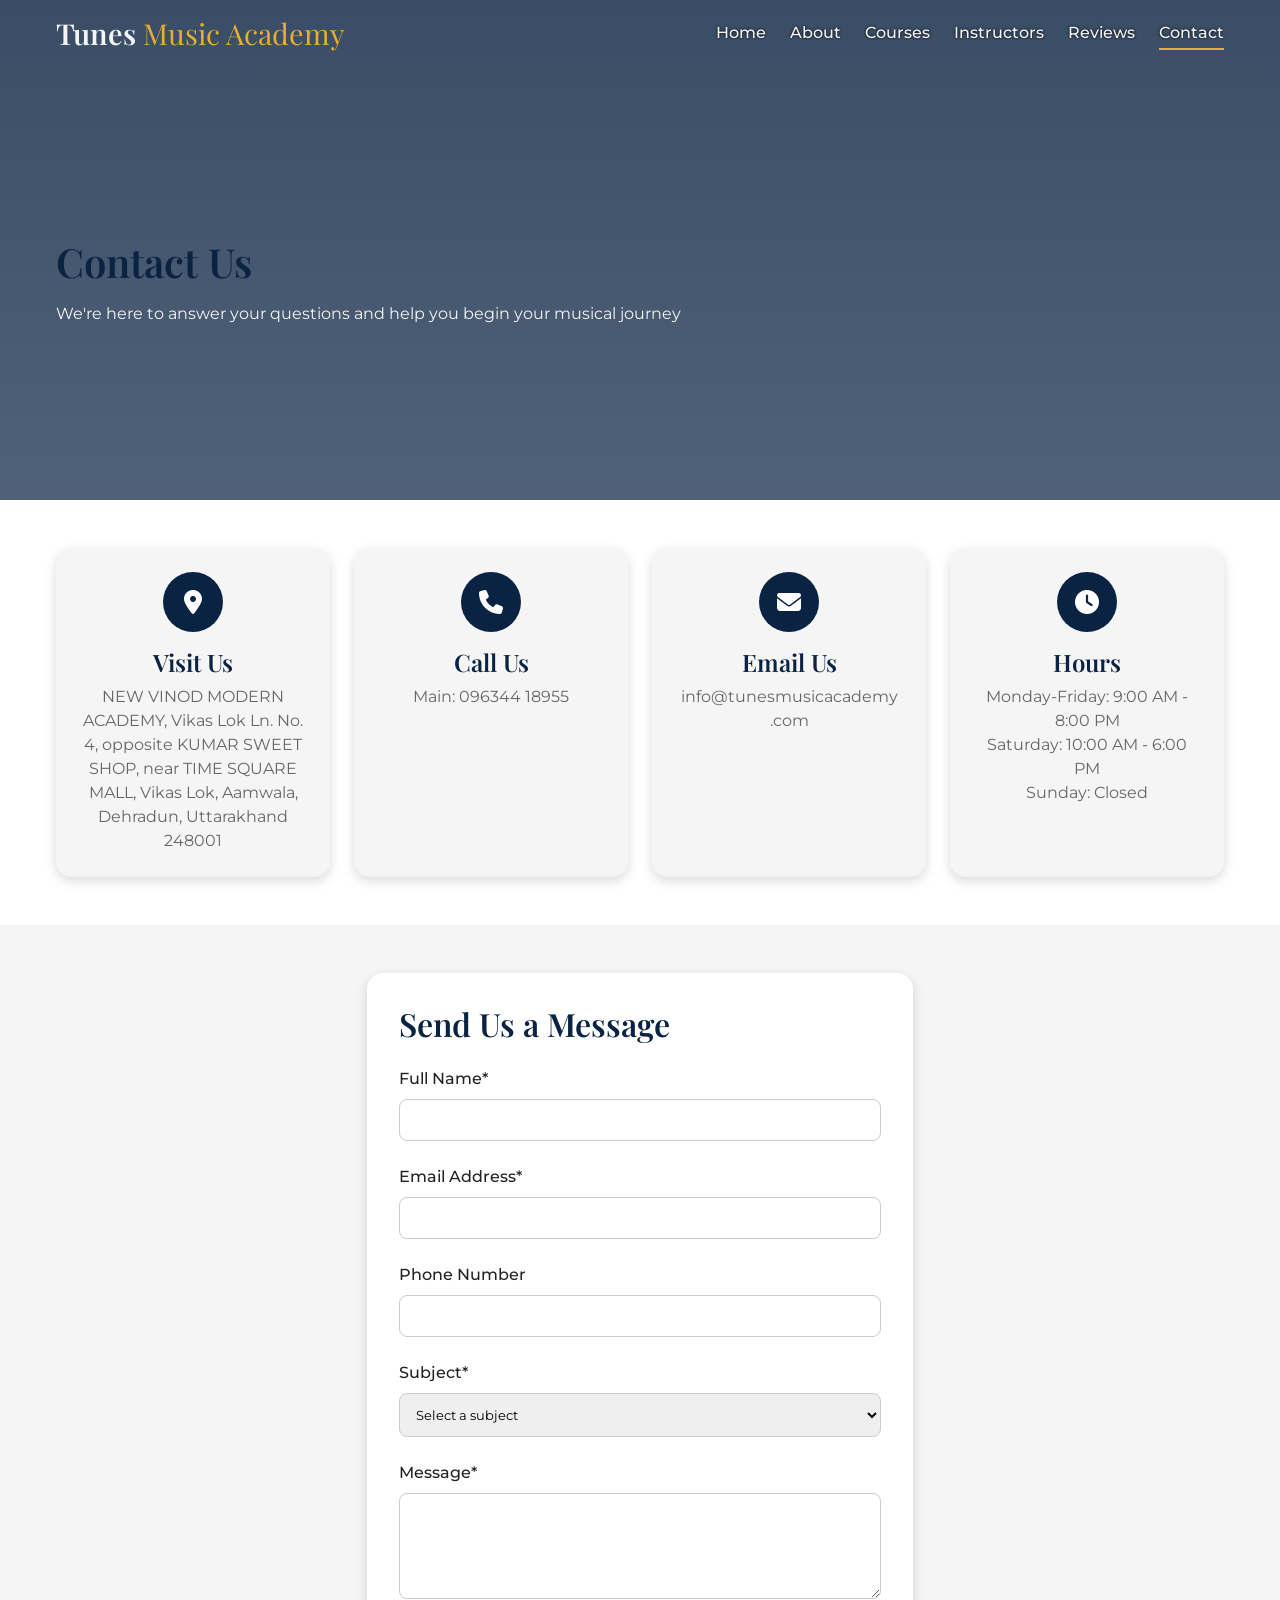
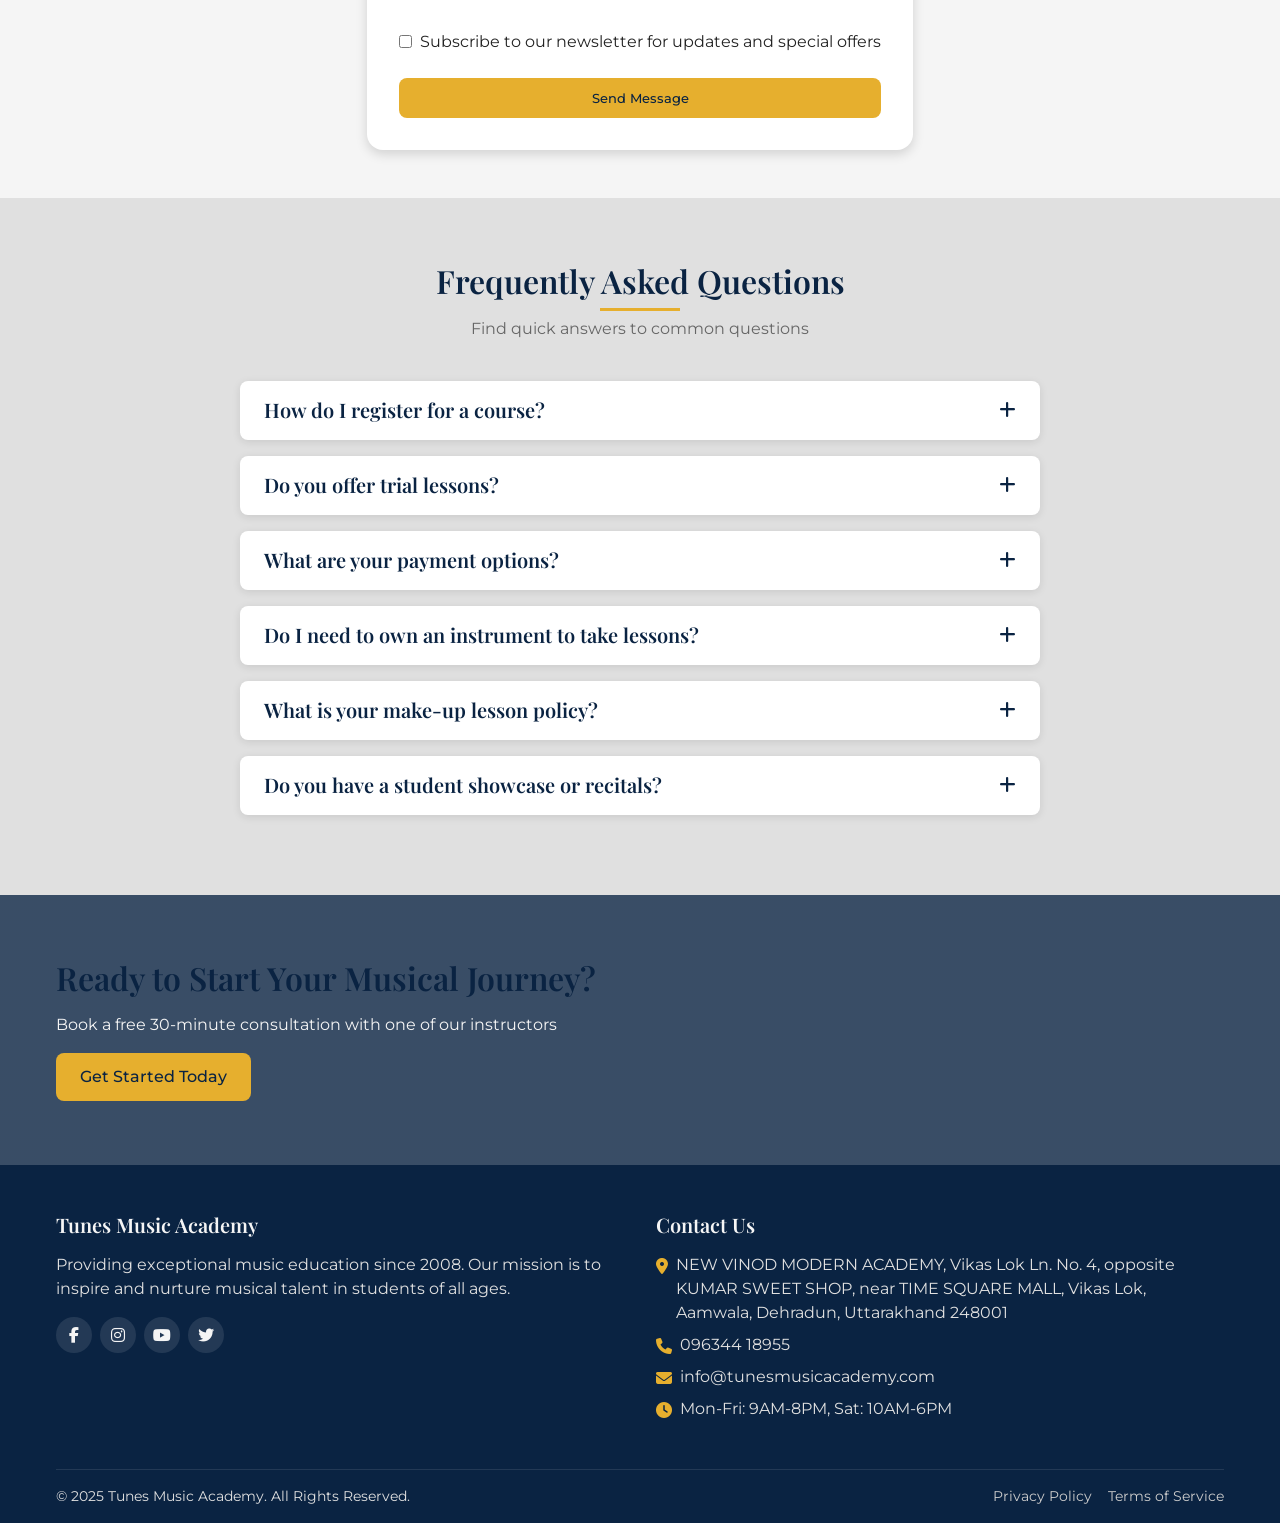
<file: contact.html>
<!DOCTYPE html>
<html lang="en">
<head>
  <meta charset="UTF-8">
  <meta name="viewport" content="width=device-width, initial-scale=1.0">
  <title>Contact Us | Tunes Music Academy</title>
  <link rel="stylesheet" href="css/main.css">
  <link rel="stylesheet" href="css/contact.css">
  <link rel="preconnect" href="https://fonts.googleapis.com">
  <link rel="preconnect" href="https://fonts.gstatic.com" crossorigin>
  <link href="https://fonts.googleapis.com/css2?family=Playfair+Display:wght@400;600;700&family=Montserrat:wght@300;400;500;600&display=swap" rel="stylesheet">
  <link rel="stylesheet" href="https://cdnjs.cloudflare.com/ajax/libs/font-awesome/6.4.0/css/all.min.css">
</head>
<body>
  <header id="main-header">
    <div class="container">
      <div class="logo">
        <a href="index.html">
          <h1>Tunes <span>Music Academy</span></h1>
        </a>
      </div>
      <nav>
        <ul class="nav-links">
          <li><a href="index.html">Home</a></li>
          <li><a href="about.html">About</a></li>
          <li><a href="courses.html">Courses</a></li>
          <li><a href="instructors.html">Instructors</a></li>
          <li><a href="reviews.html">Reviews</a></li>
          <li><a href="contact.html" class="active">Contact</a></li>
        </ul>
        <div class="mobile-nav-toggle">
          <span></span>
          <span></span>
          <span></span>
        </div>
      </nav>
    </div>
  </header>

  <section id="contact-hero">
    <div class="container">
      <div class="contact-hero-content">
        <h1>Contact <span class="accent">Us</span></h1>
        <p>We're here to answer your questions and help you begin your musical journey</p>
      </div>
    </div>
    <div class="hero-overlay"></div>
  </section>

  <section id="contact-info">
    <div class="container">
      <div class="contact-cards">
        <div class="contact-card">
          <div class="contact-icon">
            <i class="fas fa-map-marker-alt"></i>
          </div>
          <h3>Visit Us</h3>
          <p>NEW VINOD MODERN ACADEMY, Vikas Lok Ln. No. 4, opposite KUMAR SWEET SHOP, near TIME SQUARE MALL, Vikas Lok, Aamwala, Dehradun, Uttarakhand 248001</p>
        </div>
        <div class="contact-card">
          <div class="contact-icon">
            <i class="fas fa-phone"></i>
          </div>
          <h3>Call Us</h3>
          <p>Main: 096344 18955</p>
        </div>
        <div class="contact-card">
          <div class="contact-icon">
            <i class="fas fa-envelope"></i>
          </div>
          <h3>Email Us</h3>
          <p>info@tunesmusicacademy .com</p>
        </div>
        <div class="contact-card">
          <div class="contact-icon">
            <i class="fas fa-clock"></i>
          </div>
          <h3>Hours</h3>
          <p>Monday-Friday: 9:00 AM - 8:00 PM<br>Saturday: 10:00 AM - 6:00 PM<br>Sunday: Closed</p>
        </div>
      </div>
    </div>
  </section>

  <section id="contact-main">
    <div class="container">
      <div class="contact-content">
        <div class="contact-form-container">
          <h2>Send Us a Message</h2>
          <form id="contact-form">
            <div class="form-group">
              <label for="name">Full Name*</label>
              <input type="text" id="name" name="name" required>
              <div class="error-message" id="name-error"></div>
            </div>
            <div class="form-group">
              <label for="email">Email Address*</label>
              <input type="email" id="email" name="email" required>
              <div class="error-message" id="email-error"></div>
            </div>
            <div class="form-group">
              <label for="phone">Phone Number</label>
              <input type="tel" id="phone" name="phone">
            </div>
            <div class="form-group">
              <label for="subject">Subject*</label>
              <select id="subject" name="subject" required>
                <option value="">Select a subject</option>
                <option value="Course Inquiry">Course Inquiry</option>
                <option value="Registration">Registration</option>
                <option value="Private Lessons">Private Lessons</option>
                <option value="Facilities Rental">Facilities Rental</option>
                <option value="Other">Other</option>
              </select>
              <div class="error-message" id="subject-error"></div>
            </div>
            <div class="form-group">
              <label for="message">Message*</label>
              <textarea id="message" name="message" rows="5" required></textarea>
              <div class="error-message" id="message-error"></div>
            </div>
            <div class="form-group checkbox-group">
              <input type="checkbox" id="newsletter" name="newsletter">
              <label for="newsletter">Subscribe to our newsletter for updates and special offers</label>
            </div>
            <button type="submit" class="btn btn-primary btn-block">Send Message</button>
          </form>
          <div id="form-success" class="form-success hidden">
            <i class="fas fa-check-circle"></i>
            <h3>Thank You!</h3>
            <p>Your message has been sent successfully. We'll get back to you as soon as possible.</p>
          </div>
        </div>
      
      </div>
    </div>
  </section>

  <section id="faq">
    <div class="container">
      <div class="section-header">
        <h2>Frequently Asked Questions</h2>
        <p>Find quick answers to common questions</p>
      </div>
      <div class="faq-container">
        <div class="faq-item">
          <div class="faq-question">
            <h3>How do I register for a course?</h3>
            <span class="faq-toggle"><i class="fas fa-plus"></i></span>
          </div>
          <div class="faq-answer">
            <p>You can register for courses by filling out our contact form, calling our admissions office, or visiting our facility in person. Once we receive your inquiry, our team will guide you through the registration process and help you select the right course based on your needs and skill level.</p>
          </div>
        </div>
        <div class="faq-item">
          <div class="faq-question">
            <h3>Do you offer trial lessons?</h3>
            <span class="faq-toggle"><i class="fas fa-plus"></i></span>
          </div>
          <div class="faq-answer">
            <p>Yes! We offer a 30-minute free trial lesson for new students. This allows you to meet the instructor, try the instrument, and get a feel for our teaching approach before committing to a full course. You can book your free trial lesson through our website or by contacting our admissions office.</p>
          </div>
        </div>
        <div class="faq-item">
          <div class="faq-question">
            <h3>What are your payment options?</h3>
            <span class="faq-toggle"><i class="fas fa-plus"></i></span>
          </div>
          <div class="faq-answer">
            <p>We accept various payment methods including credit/debit cards, bank transfers, and checks. Payment plans are available for longer courses, allowing you to pay in monthly installments. We also offer family discounts and referral bonuses. Full details about payment options will be provided during registration.</p>
          </div>
        </div>
        <div class="faq-item">
          <div class="faq-question">
            <h3>Do I need to own an instrument to take lessons?</h3>
            <span class="faq-toggle"><i class="fas fa-plus"></i></span>
          </div>
          <div class="faq-answer">
            <p>While having your own instrument is beneficial for practice, it's not required to start. We provide instruments for use during lessons at our facility. For those who wish to purchase an instrument, our instructors can provide recommendations based on your skill level and budget. We also have a rental program for select instruments.</p>
          </div>
        </div>
        <div class="faq-item">
          <div class="faq-question">
            <h3>What is your make-up lesson policy?</h3>
            <span class="faq-toggle"><i class="fas fa-plus"></i></span>
          </div>
          <div class="faq-answer">
            <p>We understand that schedules can change. If you need to miss a lesson, please notify us at least 24 hours in advance, and we'll be happy to reschedule your lesson at a convenient time within the same month. Each student is allowed two make-up lessons per term. Lessons canceled with less than 24 hours' notice may not be eligible for rescheduling.</p>
          </div>
        </div>
        <div class="faq-item">
          <div class="faq-question">
            <h3>Do you have a student showcase or recitals?</h3>
            <span class="faq-toggle"><i class="fas fa-plus"></i></span>
          </div>
          <div class="faq-answer">
            <p>Yes! We organize quarterly student recitals where our students can showcase their progress and perform in front of an audience. These recitals are optional but highly encouraged as they provide valuable performance experience. We also host an annual showcase event featuring our advanced students and faculty performances.</p>
          </div>
        </div>
      </div>
    </div>
  </section>

  <section id="contact-cta" class="parallax">
    <div class="container">
      <div class="cta-content">
        <h2>Ready to Start Your Musical Journey?</h2>
        <p>Book a free 30-minute consultation with one of our instructors</p>
        <a href="#contact-form" class="btn btn-primary scroll-to">Get Started Today</a>
      </div>
    </div>
  </section>

  <footer>
    <div class="container">
      <div class="footer-grid">
        <div class="footer-about">
          <h3>Tunes Music Academy</h3>
          <p>Providing exceptional music education since 2008. Our mission is to inspire and nurture musical talent in students of all ages.</p>
          <div class="social-links">
            <a href="#"><i class="fab fa-facebook-f"></i></a>
            <a href="#"><i class="fab fa-instagram"></i></a>
            <a href="#"><i class="fab fa-youtube"></i></a>
            <a href="#"><i class="fab fa-twitter"></i></a>
          </div>
        </div>
        
        <div class="footer-contact">
          <h3>Contact Us</h3>
          <ul>
            <li><i class="fas fa-map-marker-alt"></i> NEW VINOD MODERN ACADEMY, Vikas Lok Ln. No. 4, opposite KUMAR SWEET SHOP, near TIME SQUARE MALL, Vikas Lok, Aamwala, Dehradun, Uttarakhand 248001</li>
            <li><i class="fas fa-phone"></i> 096344 18955</li>
            <li><i class="fas fa-envelope"></i> info@tunesmusicacademy.com</li>
            <li><i class="fas fa-clock"></i> Mon-Fri: 9AM-8PM, Sat: 10AM-6PM</li>
          </ul>
        </div>
      </div>
      <div class="footer-bottom">
        <p>&copy; 2025 Tunes Music Academy. All Rights Reserved.</p>
        <div class="footer-bottom-links">
          <a href="#">Privacy Policy</a>
          <a href="#">Terms of Service</a>
        </div>
      </div>
    </div>
  </footer>

  <script src="js/main.js"></script>
  <script src="js/contact.js"></script>
</body>
</html>
</file>
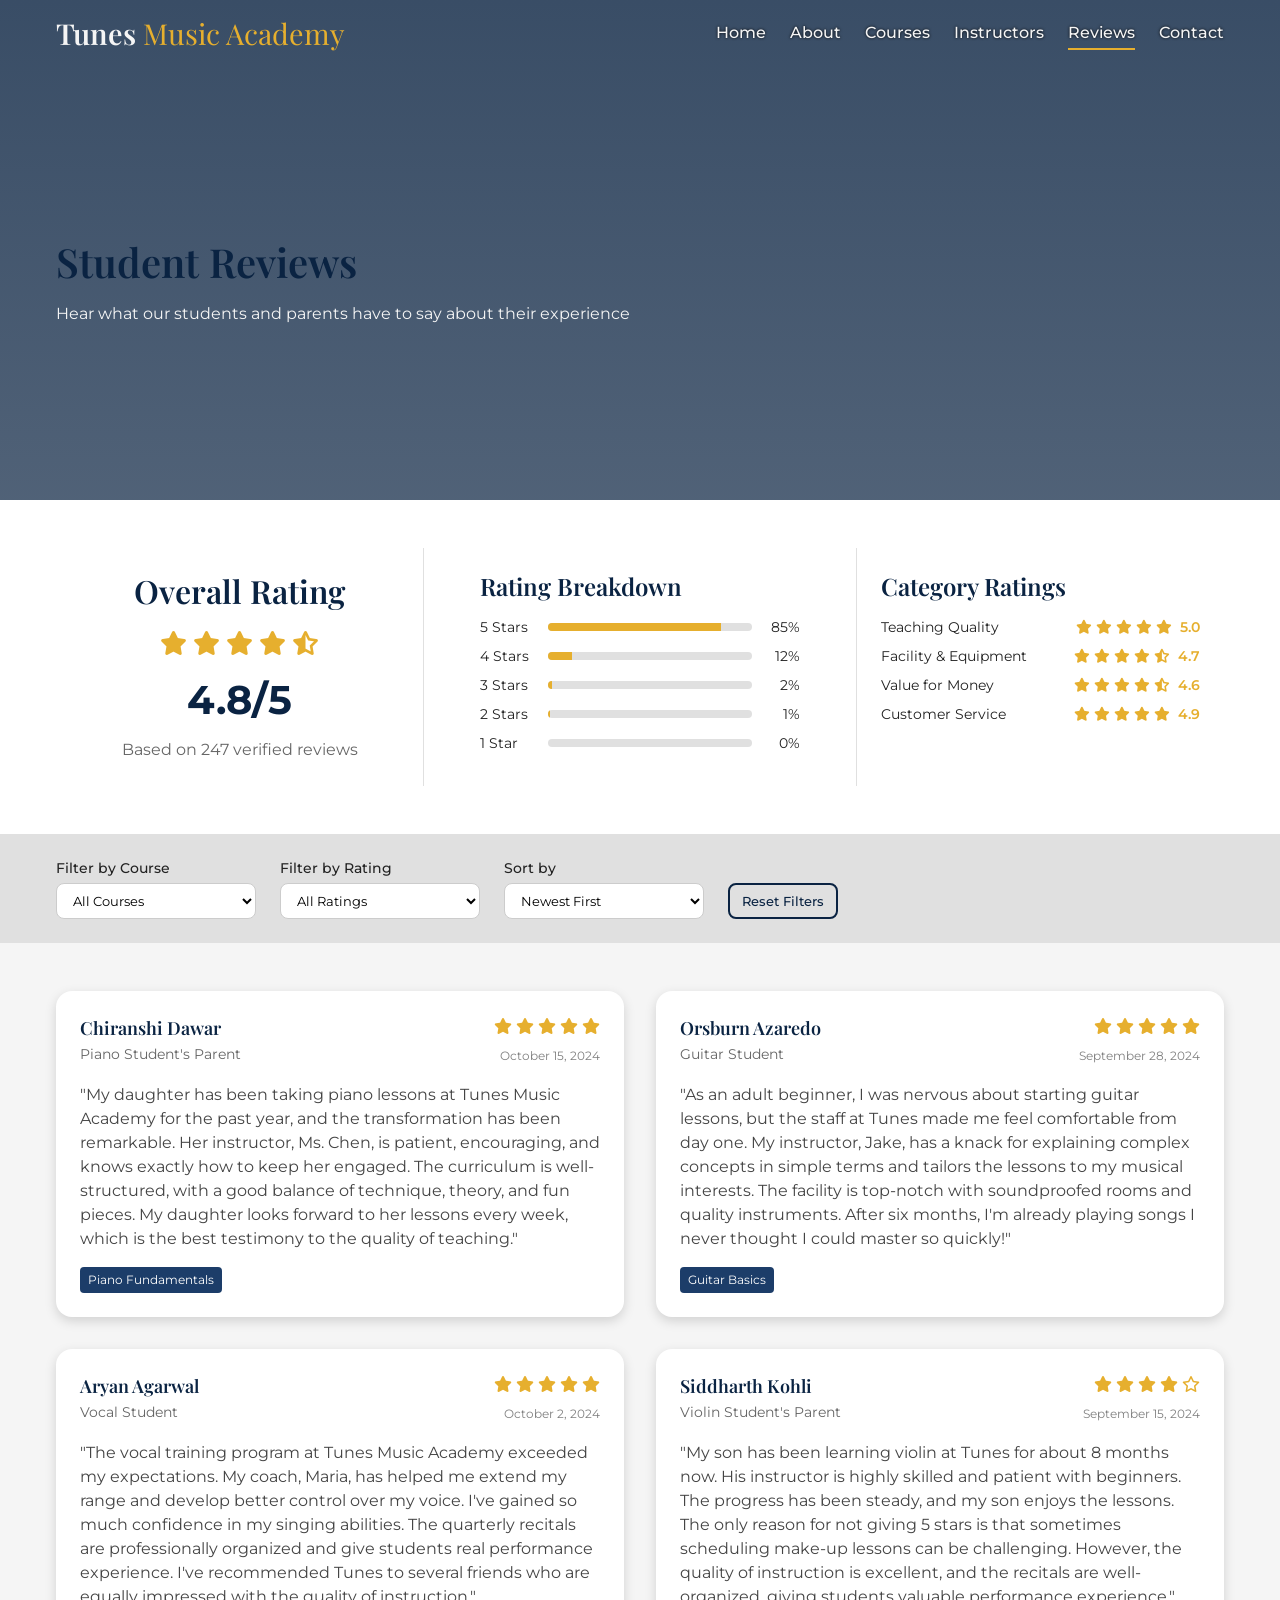
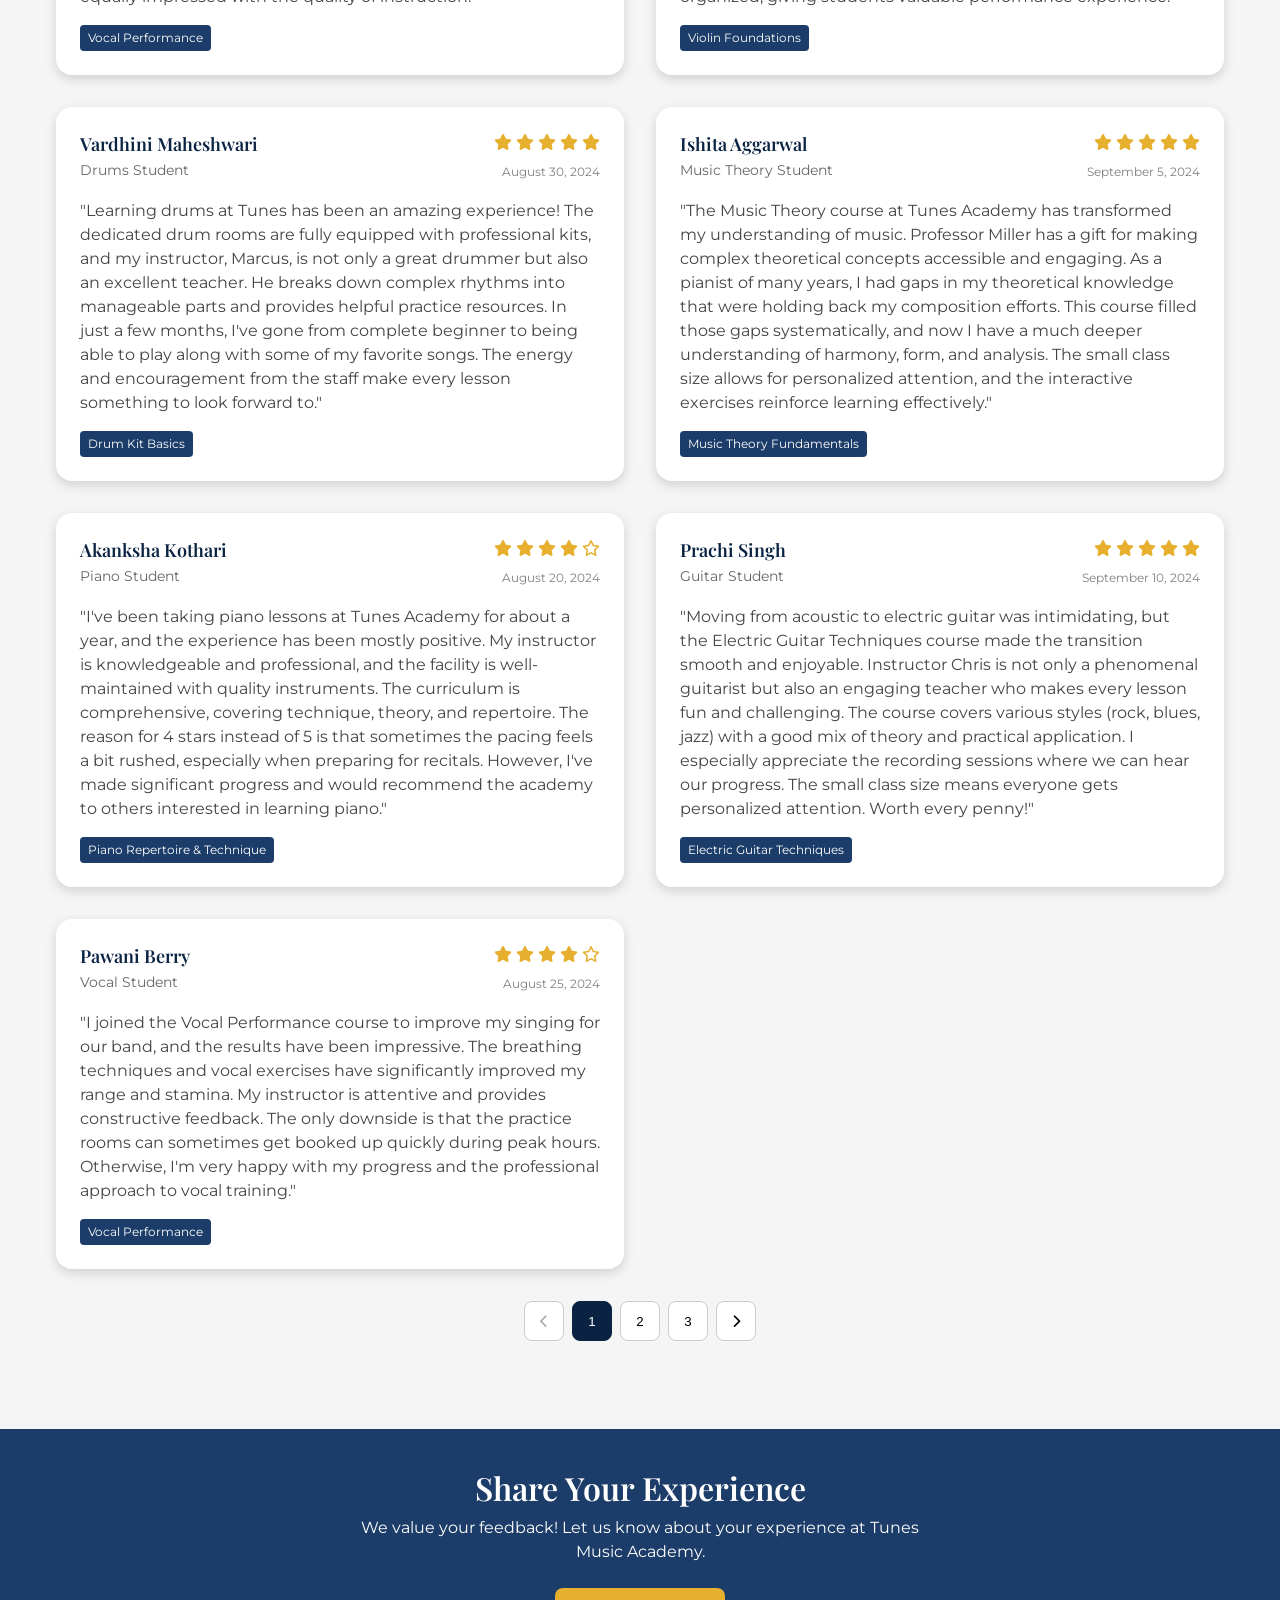
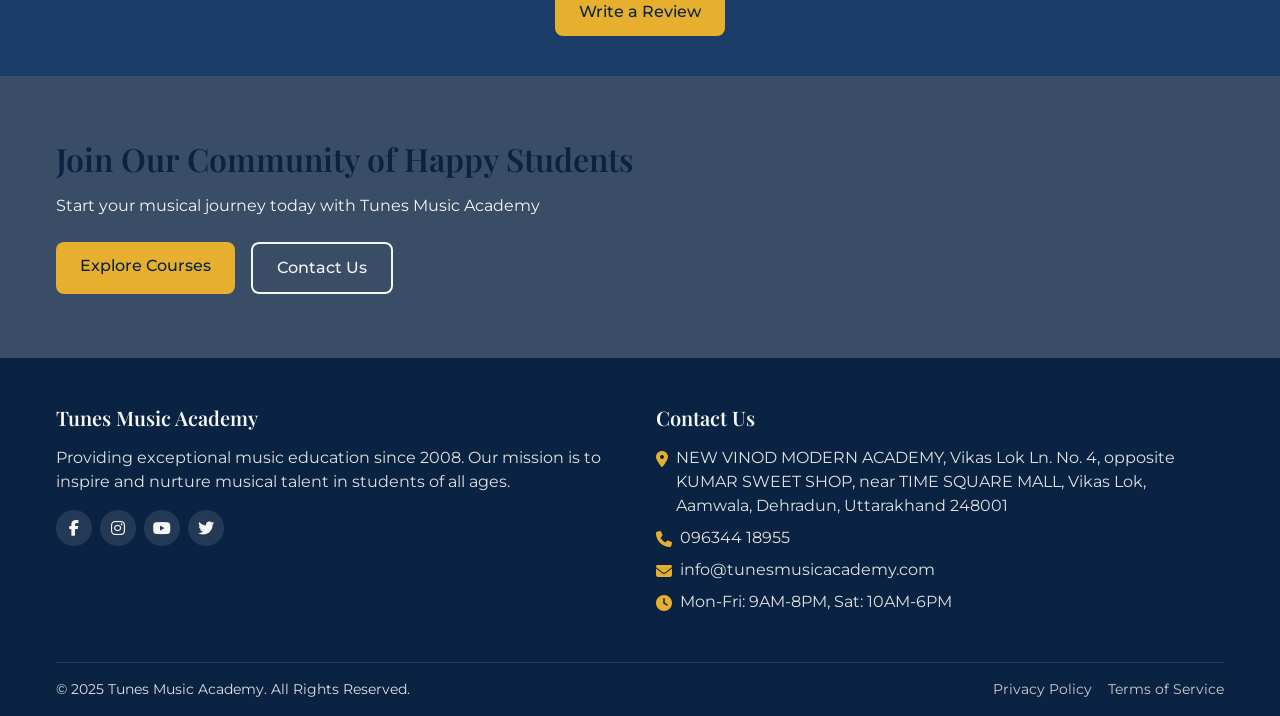
<file: reviews.html>
<!DOCTYPE html>
<html lang="en">
<head>
  <meta charset="UTF-8">
  <meta name="viewport" content="width=device-width, initial-scale=1.0">
  <title>Student Reviews | Tunes Music Academy</title>
  <link rel="stylesheet" href="css/main.css">
  <link rel="stylesheet" href="css/reviews.css">
  <link rel="preconnect" href="https://fonts.googleapis.com">
  <link rel="preconnect" href="https://fonts.gstatic.com" crossorigin>
  <link href="https://fonts.googleapis.com/css2?family=Playfair+Display:wght@400;600;700&family=Montserrat:wght@300;400;500;600&display=swap" rel="stylesheet">
  <link rel="stylesheet" href="https://cdnjs.cloudflare.com/ajax/libs/font-awesome/6.4.0/css/all.min.css">
</head>
<body>
  <header id="main-header">
    <div class="container">
      <div class="logo">
        <a href="index.html">
          <h1>Tunes <span>Music Academy</span></h1>
        </a>
      </div>
      <nav>
        <ul class="nav-links">
          <li><a href="index.html">Home</a></li>
          <li><a href="about.html">About</a></li>
          <li><a href="courses.html">Courses</a></li>
          <li><a href="instructors.html">Instructors</a></li>
          <li><a href="reviews.html" class="active">Reviews</a></li>
          <li><a href="contact.html">Contact</a></li>
        </ul>
        <div class="mobile-nav-toggle">
          <span></span>
          <span></span>
          <span></span>
        </div>
      </nav>
    </div>
  </header>

  <section id="reviews-hero">
    <div class="container">
      <div class="reviews-hero-content">
        <h1>Student <span class="accent">Reviews</span></h1>
        <p>Hear what our students and parents have to say about their experience</p>
      </div>
    </div>
    <div class="hero-overlay"></div>
  </section>

  <section id="reviews-stats">
    <div class="container">
      <div class="stats-container">
        <div class="overall-rating">
          <h2>Overall Rating</h2>
          <div class="rating-stars">
            <i class="fas fa-star"></i>
            <i class="fas fa-star"></i>
            <i class="fas fa-star"></i>
            <i class="fas fa-star"></i>
            <i class="fas fa-star-half-alt"></i>
          </div>
          <div class="rating-number">4.8/5</div>
          <p>Based on 247 verified reviews</p>
        </div>
        <div class="rating-breakdown">
          <h3>Rating Breakdown</h3>
          <div class="rating-bar">
            <span class="rating-label">5 Stars</span>
            <div class="progress-bar">
              <div class="progress" style="width: 85%;"></div>
            </div>
            <span class="rating-percent">85%</span>
          </div>
          <div class="rating-bar">
            <span class="rating-label">4 Stars</span>
            <div class="progress-bar">
              <div class="progress" style="width: 12%;"></div>
            </div>
            <span class="rating-percent">12%</span>
          </div>
          <div class="rating-bar">
            <span class="rating-label">3 Stars</span>
            <div class="progress-bar">
              <div class="progress" style="width: 2%;"></div>
            </div>
            <span class="rating-percent">2%</span>
          </div>
          <div class="rating-bar">
            <span class="rating-label">2 Stars</span>
            <div class="progress-bar">
              <div class="progress" style="width: 1%;"></div>
            </div>
            <span class="rating-percent">1%</span>
          </div>
          <div class="rating-bar">
            <span class="rating-label">1 Star</span>
            <div class="progress-bar">
              <div class="progress" style="width: 0%;"></div>
            </div>
            <span class="rating-percent">0%</span>
          </div>
        </div>
        <div class="category-ratings">
          <h3>Category Ratings</h3>
          <div class="category-rating">
            <span class="category-label">Teaching Quality</span>
            <div class="category-stars">
              <i class="fas fa-star"></i>
              <i class="fas fa-star"></i>
              <i class="fas fa-star"></i>
              <i class="fas fa-star"></i>
              <i class="fas fa-star"></i>
              <span>5.0</span>
            </div>
          </div>
          <div class="category-rating">
            <span class="category-label">Facility & Equipment</span>
            <div class="category-stars">
              <i class="fas fa-star"></i>
              <i class="fas fa-star"></i>
              <i class="fas fa-star"></i>
              <i class="fas fa-star"></i>
              <i class="fas fa-star-half-alt"></i>
              <span>4.7</span>
            </div>
          </div>
          <div class="category-rating">
            <span class="category-label">Value for Money</span>
            <div class="category-stars">
              <i class="fas fa-star"></i>
              <i class="fas fa-star"></i>
              <i class="fas fa-star"></i>
              <i class="fas fa-star"></i>
              <i class="fas fa-star-half-alt"></i>
              <span>4.6</span>
            </div>
          </div>
          <div class="category-rating">
            <span class="category-label">Customer Service</span>
            <div class="category-stars">
              <i class="fas fa-star"></i>
              <i class="fas fa-star"></i>
              <i class="fas fa-star"></i>
              <i class="fas fa-star"></i>
              <i class="fas fa-star"></i>
              <span>4.9</span>
            </div>
          </div>
        </div>
      </div>
    </div>
  </section>

  <section id="reviews-filters">
    <div class="container">
      <div class="filters-container">
        <div class="filter-group">
          <label for="course-filter">Filter by Course</label>
          <select id="course-filter">
            <option value="all">All Courses</option>
            <option value="piano">Piano</option>
            <option value="guitar">Guitar</option>
            <option value="violin">Violin</option>
            <option value="drums">Drums</option>
            <option value="voice">Voice</option>
            <option value="theory">Music Theory</option>
          </select>
        </div>
        <div class="filter-group">
          <label for="rating-filter">Filter by Rating</label>
          <select id="rating-filter">
            <option value="all">All Ratings</option>
            <option value="5">5 Stars</option>
            <option value="4">4 Stars</option>
            <option value="3">3 Stars</option>
            <option value="2">2 Stars</option>
            <option value="1">1 Star</option>
          </select>
        </div>
        <div class="filter-group">
          <label for="date-filter">Sort by</label>
          <select id="date-filter">
            <option value="newest">Newest First</option>
            <option value="oldest">Oldest First</option>
            <option value="highest">Highest Rated</option>
            <option value="lowest">Lowest Rated</option>
          </select>
        </div>
        <button id="reset-filters" class="btn btn-outline">Reset Filters</button>
      </div>
    </div>
  </section>

  <section id="reviews-list">
    <div class="container">
      <div class="reviews-grid">
        <div class="review-card" data-course="piano" data-rating="5">
          <div class="review-header">
            <div class="reviewer-info">
              
              <div>
                <h3>Chiranshi Dawar</h3>
                <p class="reviewer-role">Piano Student's Parent</p>
              </div>
            </div>
            <div class="review-rating">
              <div class="stars">
                <i class="fas fa-star"></i>
                <i class="fas fa-star"></i>
                <i class="fas fa-star"></i>
                <i class="fas fa-star"></i>
                <i class="fas fa-star"></i>
              </div>
              <span class="review-date">October 15, 2024</span>
            </div>
          </div>
          <div class="review-content">
            <p>"My daughter has been taking piano lessons at Tunes Music Academy for the past year, and the transformation has been remarkable. Her instructor, Ms. Chen, is patient, encouraging, and knows exactly how to keep her engaged. The curriculum is well-structured, with a good balance of technique, theory, and fun pieces. My daughter looks forward to her lessons every week, which is the best testimony to the quality of teaching."</p>
          </div>
          <div class="review-course">
            <span class="course-tag">Piano Fundamentals</span>
          </div>
        </div>

        <div class="review-card" data-course="guitar" data-rating="5">
          <div class="review-header">
            <div class="reviewer-info">
              
              <div>
                <h3>Orsburn Azaredo</h3>
                <p class="reviewer-role">Guitar Student</p>
              </div>
            </div>
            <div class="review-rating">
              <div class="stars">
                <i class="fas fa-star"></i>
                <i class="fas fa-star"></i>
                <i class="fas fa-star"></i>
                <i class="fas fa-star"></i>
                <i class="fas fa-star"></i>
              </div>
              <span class="review-date">September 28, 2024</span>
            </div>
          </div>
          <div class="review-content">
            <p>"As an adult beginner, I was nervous about starting guitar lessons, but the staff at Tunes made me feel comfortable from day one. My instructor, Jake, has a knack for explaining complex concepts in simple terms and tailors the lessons to my musical interests. The facility is top-notch with soundproofed rooms and quality instruments. After six months, I'm already playing songs I never thought I could master so quickly!"</p>
          </div>
          <div class="review-course">
            <span class="course-tag">Guitar Basics</span>
          </div>
        </div>

        <div class="review-card" data-course="voice" data-rating="5">
          <div class="review-header">
            <div class="reviewer-info">
              
              <div>
                <h3>Aryan Agarwal</h3>
                <p class="reviewer-role">Vocal Student</p>
              </div>
            </div>
            <div class="review-rating">
              <div class="stars">
                <i class="fas fa-star"></i>
                <i class="fas fa-star"></i>
                <i class="fas fa-star"></i>
                <i class="fas fa-star"></i>
                <i class="fas fa-star"></i>
              </div>
              <span class="review-date">October 2, 2024</span>
            </div>
          </div>
          <div class="review-content">
            <p>"The vocal training program at Tunes Music Academy exceeded my expectations. My coach, Maria, has helped me extend my range and develop better control over my voice. I've gained so much confidence in my singing abilities. The quarterly recitals are professionally organized and give students real performance experience. I've recommended Tunes to several friends who are equally impressed with the quality of instruction."</p>
          </div>
          <div class="review-course">
            <span class="course-tag">Vocal Performance</span>
          </div>
        </div>

        <div class="review-card" data-course="violin" data-rating="4">
          <div class="review-header">
            <div class="reviewer-info">
              
              <div>
                <h3>Siddharth Kohli</h3>
                <p class="reviewer-role">Violin Student's Parent</p>
              </div>
            </div>
            <div class="review-rating">
              <div class="stars">
                <i class="fas fa-star"></i>
                <i class="fas fa-star"></i>
                <i class="fas fa-star"></i>
                <i class="fas fa-star"></i>
                <i class="far fa-star"></i>
              </div>
              <span class="review-date">September 15, 2024</span>
            </div>
          </div>
          <div class="review-content">
            <p>"My son has been learning violin at Tunes for about 8 months now. His instructor is highly skilled and patient with beginners. The progress has been steady, and my son enjoys the lessons. The only reason for not giving 5 stars is that sometimes scheduling make-up lessons can be challenging. However, the quality of instruction is excellent, and the recitals are well-organized, giving students valuable performance experience."</p>
          </div>
          <div class="review-course">
            <span class="course-tag">Violin Foundations</span>
          </div>
        </div>

        <div class="review-card" data-course="drums" data-rating="5">
          <div class="review-header">
            <div class="reviewer-info">
              
              <div>
                <h3>Vardhini Maheshwari</h3>
                <p class="reviewer-role">Drums Student</p>
              </div>
            </div>
            <div class="review-rating">
              <div class="stars">
                <i class="fas fa-star"></i>
                <i class="fas fa-star"></i>
                <i class="fas fa-star"></i>
                <i class="fas fa-star"></i>
                <i class="fas fa-star"></i>
              </div>
              <span class="review-date">August 30, 2024</span>
            </div>
          </div>
          <div class="review-content">
            <p>"Learning drums at Tunes has been an amazing experience! The dedicated drum rooms are fully equipped with professional kits, and my instructor, Marcus, is not only a great drummer but also an excellent teacher. He breaks down complex rhythms into manageable parts and provides helpful practice resources. In just a few months, I've gone from complete beginner to being able to play along with some of my favorite songs. The energy and encouragement from the staff make every lesson something to look forward to."</p>
          </div>
          <div class="review-course">
            <span class="course-tag">Drum Kit Basics</span>
          </div>
        </div>

        <div class="review-card" data-course="theory" data-rating="5">
          <div class="review-header">
            <div class="reviewer-info">
              
              <div>
                <h3>Ishita Aggarwal</h3>
                <p class="reviewer-role">Music Theory Student</p>
              </div>
            </div>
            <div class="review-rating">
              <div class="stars">
                <i class="fas fa-star"></i>
                <i class="fas fa-star"></i>
                <i class="fas fa-star"></i>
                <i class="fas fa-star"></i>
                <i class="fas fa-star"></i>
              </div>
              <span class="review-date">September 5, 2024</span>
            </div>
          </div>
          <div class="review-content">
            <p>"The Music Theory course at Tunes Academy has transformed my understanding of music. Professor Miller has a gift for making complex theoretical concepts accessible and engaging. As a pianist of many years, I had gaps in my theoretical knowledge that were holding back my composition efforts. This course filled those gaps systematically, and now I have a much deeper understanding of harmony, form, and analysis. The small class size allows for personalized attention, and the interactive exercises reinforce learning effectively."</p>
          </div>
          <div class="review-course">
            <span class="course-tag">Music Theory Fundamentals</span>
          </div>
        </div>

        <div class="review-card" data-course="piano" data-rating="4">
          <div class="review-header">
            <div class="reviewer-info">
              
              <div>
                <h3>Akanksha Kothari</h3>
                <p class="reviewer-role">Piano Student</p>
              </div>
            </div>
            <div class="review-rating">
              <div class="stars">
                <i class="fas fa-star"></i>
                <i class="fas fa-star"></i>
                <i class="fas fa-star"></i>
                <i class="fas fa-star"></i>
                <i class="far fa-star"></i>
              </div>
              <span class="review-date">August 20, 2024</span>
            </div>
          </div>
          <div class="review-content">
            <p>"I've been taking piano lessons at Tunes Academy for about a year, and the experience has been mostly positive. My instructor is knowledgeable and professional, and the facility is well-maintained with quality instruments. The curriculum is comprehensive, covering technique, theory, and repertoire. The reason for 4 stars instead of 5 is that sometimes the pacing feels a bit rushed, especially when preparing for recitals. However, I've made significant progress and would recommend the academy to others interested in learning piano."</p>
          </div>
          <div class="review-course">
            <span class="course-tag">Piano Repertoire & Technique</span>
          </div>
        </div>

        <div class="review-card" data-course="guitar" data-rating="5">
          <div class="review-header">
            <div class="reviewer-info">
              
              <div>
                <h3>Prachi Singh</h3>
                <p class="reviewer-role">Guitar Student</p>
              </div>
            </div>
            <div class="review-rating">
              <div class="stars">
                <i class="fas fa-star"></i>
                <i class="fas fa-star"></i>
                <i class="fas fa-star"></i>
                <i class="fas fa-star"></i>
                <i class="fas fa-star"></i>
              </div>
              <span class="review-date">September 10, 2024</span>
            </div>
          </div>
          <div class="review-content">
            <p>"Moving from acoustic to electric guitar was intimidating, but the Electric Guitar Techniques course made the transition smooth and enjoyable. Instructor Chris is not only a phenomenal guitarist but also an engaging teacher who makes every lesson fun and challenging. The course covers various styles (rock, blues, jazz) with a good mix of theory and practical application. I especially appreciate the recording sessions where we can hear our progress. The small class size means everyone gets personalized attention. Worth every penny!"</p>
          </div>
          <div class="review-course">
            <span class="course-tag">Electric Guitar Techniques</span>
          </div>
        </div>

        <div class="review-card" data-course="voice" data-rating="4">
          <div class="review-header">
            <div class="reviewer-info">
              
              <div>
                <h3>Pawani Berry</h3>
                <p class="reviewer-role">Vocal Student</p>
              </div>
            </div>
            <div class="review-rating">
              <div class="stars">
                <i class="fas fa-star"></i>
                <i class="fas fa-star"></i>
                <i class="fas fa-star"></i>
                <i class="fas fa-star"></i>
                <i class="far fa-star"></i>
              </div>
              <span class="review-date">August 25, 2024</span>
            </div>
          </div>
          <div class="review-content">
            <p>"I joined the Vocal Performance course to improve my singing for our band, and the results have been impressive. The breathing techniques and vocal exercises have significantly improved my range and stamina. My instructor is attentive and provides constructive feedback. The only downside is that the practice rooms can sometimes get booked up quickly during peak hours. Otherwise, I'm very happy with my progress and the professional approach to vocal training."</p>
          </div>
          <div class="review-course">
            <span class="course-tag">Vocal Performance</span>
          </div>
        </div>
      </div>
      <div class="pagination">
        <button class="pagination-btn" disabled><i class="fas fa-chevron-left"></i></button>
        <button class="pagination-btn active">1</button>
        <button class="pagination-btn">2</button>
        <button class="pagination-btn">3</button>
        <button class="pagination-btn"><i class="fas fa-chevron-right"></i></button>
      </div>
    </div>
  </section>

  <section id="write-review">
    <div class="container">
      <div class="write-review-container">
        <h2>Share Your Experience</h2>
        <p>We value your feedback! Let us know about your experience at Tunes Music Academy.</p>
        <a href="#" class="btn btn-primary" id="open-review-form">Write a Review</a>
      </div>
    </div>
  </section>

  <div id="review-modal" class="modal-hidden">
    <div class="modal review-modal">
      <div class="modal-header">
        <h3>Write a Review</h3>
        <button class="close-modal">&times;</button>
      </div>
      <div class="modal-body">
        <form id="review-form">
          <div class="form-group">
            <label for="reviewer-name">Your Name*</label>
            <input type="text" id="reviewer-name" required>
          </div>
          <div class="form-group">
            <label for="reviewer-email">Email Address*</label>
            <input type="email" id="reviewer-email" required>
            <p class="form-note">Your email will not be displayed publicly.</p>
          </div>
          <div class="form-group">
            <label for="review-course">Course/Program*</label>
            <select id="review-course" required>
              <option value="">Select a course</option>
              <option value="piano">Piano Lessons</option>
              <option value="guitar">Guitar Lessons</option>
              <option value="violin">Violin Lessons</option>
              <option value="drums">Drum Lessons</option>
              <option value="voice">Voice Lessons</option>
              <option value="theory">Music Theory</option>
              <option value="other">Other</option>
            </select>
          </div>
          <div class="form-group">
            <label>Your Rating*</label>
            <div class="rating-select">
              <i class="far fa-star" data-rating="1"></i>
              <i class="far fa-star" data-rating="2"></i>
              <i class="far fa-star" data-rating="3"></i>
              <i class="far fa-star" data-rating="4"></i>
              <i class="far fa-star" data-rating="5"></i>
            </div>
            <input type="hidden" id="rating-value" required>
          </div>
          <div class="form-group">
            <label for="review-text">Your Review*</label>
            <textarea id="review-text" rows="5" required></textarea>
            <p class="form-note">Minimum 50 characters required.</p>
          </div>
          <div class="form-group checkbox-group">
            <input type="checkbox" id="review-consent" required>
            <label for="review-consent">I confirm this is a genuine review based on my own experience.</label>
          </div>
          <button type="submit" class="btn btn-primary btn-block">Submit Review</button>
        </form>
        <div id="review-success" class="form-success hidden">
          <i class="fas fa-check-circle"></i>
          <h3>Thank You!</h3>
          <p>Your review has been submitted successfully and will appear after moderation.</p>
        </div>
      </div>
    </div>
  </div>

  <section id="reviews-cta" class="parallax">
    <div class="container">
      <div class="cta-content">
        <h2>Join Our Community of Happy Students</h2>
        <p>Start your musical journey today with Tunes Music Academy</p>
        <div class="cta-buttons">
          <a href="courses.html" class="btn btn-primary">Explore Courses</a>
          <a href="contact.html" class="btn btn-secondary">Contact Us</a>
        </div>
      </div>
    </div>
  </section>

  <footer>
    <div class="container">
      <div class="footer-grid">
        <div class="footer-about">
          <h3>Tunes Music Academy</h3>
          <p>Providing exceptional music education since 2008. Our mission is to inspire and nurture musical talent in students of all ages.</p>
          <div class="social-links">
            <a href="#"><i class="fab fa-facebook-f"></i></a>
            <a href="#"><i class="fab fa-instagram"></i></a>
            <a href="#"><i class="fab fa-youtube"></i></a>
            <a href="#"><i class="fab fa-twitter"></i></a>
          </div>
        </div>
        
        <div class="footer-contact">
          <h3>Contact Us</h3>
          <ul>
            <li><i class="fas fa-map-marker-alt"></i> NEW VINOD MODERN ACADEMY, Vikas Lok Ln. No. 4, opposite KUMAR SWEET SHOP, near TIME SQUARE MALL, Vikas Lok, Aamwala, Dehradun, Uttarakhand 248001</li>
            <li><i class="fas fa-phone"></i> 096344 18955</li>
            <li><i class="fas fa-envelope"></i> info@tunesmusicacademy.com</li>
            <li><i class="fas fa-clock"></i> Mon-Fri: 9AM-8PM, Sat: 10AM-6PM</li>
          </ul>
        </div>
      </div>
      <div class="footer-bottom">
        <p>&copy; 2025 Tunes Music Academy. All Rights Reserved.</p>
        <div class="footer-bottom-links">
          <a href="#">Privacy Policy</a>
          <a href="#">Terms of Service</a>
        </div>
      </div>
    </div>
  </footer>

  <script src="js/main.js"></script>
  <script src="js/reviews.js"></script>
</body>
</html>
</file>
<file: css/main.css>
/* Main CSS File for Tunes Music Academy */

/* Reset and Base Styles */
:root {
  /* Color System */
  --color-primary: #0A2342; /* Deep Navy */
  --color-primary-light: #1C3D69;
  --color-primary-dark: #05152A;
  
  --color-secondary: #E6AF2E; /* Gold */
  --color-secondary-light: #F8D57E;
  --color-secondary-dark: #C99422;
  
  --color-accent: #CA3C25; /* Rust Red */
  --color-accent-light: #E65C47;
  --color-accent-dark: #A42E1C;
  
  --color-success: #4CAF50; /* Green */
  --color-success-light: #7BC67E;
  --color-success-dark: #3B8C3E;
  
  --color-warning: #FF9800; /* Orange */
  --color-warning-light: #FFB547;
  --color-warning-dark: #C77700;
  
  --color-error: #F44336; /* Red */
  --color-error-light: #FF7961;
  --color-error-dark: #C62828;
  
  --color-neutral-100: #F5F5F5; /* Light Cream */
  --color-neutral-200: #E0E0E0;
  --color-neutral-300: #CCCCCC;
  --color-neutral-400: #AAAAAA;
  --color-neutral-500: #808080;
  --color-neutral-600: #666666;
  --color-neutral-700: #444444;
  --color-neutral-800: #222222;
  --color-neutral-900: #111111;

  /* Typography */
  --font-heading: 'Playfair Display', serif;
  --font-body: 'Montserrat', sans-serif;
  
  /* Spacing (8px grid) */
  --space-1: 0.5rem;    /* 8px */
  --space-2: 1rem;      /* 16px */
  --space-3: 1.5rem;    /* 24px */
  --space-4: 2rem;      /* 32px */
  --space-5: 2.5rem;    /* 40px */
  --space-6: 3rem;      /* 48px */
  --space-8: 4rem;      /* 64px */
  --space-10: 5rem;     /* 80px */
  --space-12: 6rem;     /* 96px */
  
  /* Other variables */
  --border-radius-sm: 4px;
  --border-radius-md: 8px;
  --border-radius-lg: 16px;
  --border-radius-xl: 24px;
  
  --box-shadow-sm: 0 2px 8px rgba(0, 0, 0, 0.1);
  --box-shadow-md: 0 4px 12px rgba(0, 0, 0, 0.15);
  --box-shadow-lg: 0 8px 24px rgba(0, 0, 0, 0.2);
  
  --transition-fast: 0.2s ease;
  --transition-normal: 0.3s ease;
  --transition-slow: 0.5s ease;
  
  /* Container widths */
  --container-max-width: 1200px;
  --container-padding: var(--space-2);
}

* {
  margin: 0;
  padding: 0;
  box-sizing: border-box;
}

html {
  font-size: 16px;
  scroll-behavior: smooth;
}

body {
  font-family: var(--font-body);
  line-height: 1.5;
  color: var(--color-neutral-800);
  background-color: var(--color-neutral-100);
  overflow-x: hidden;
}

h1, h2, h3, h4, h5, h6 {
  font-family: var(--font-heading);
  font-weight: 600;
  line-height: 1.2;
  margin-bottom: var(--space-2);
  color: var(--color-primary);
}

h1 {
  font-size: 2.5rem;
}

h2 {
  font-size: 2rem;
}

h3 {
  font-size: 1.5rem;
}

p {
  margin-bottom: var(--space-2);
}

a {
  color: var(--color-primary);
  text-decoration: none;
  transition: var(--transition-fast);
}

a:hover {
  color: var(--color-secondary);
}

ul, ol {
  margin-bottom: var(--space-2);
  margin-left: var(--space-3);
}

img {
  max-width: 100%;
  height: auto;
  display: block;
}

.container {
  width: 100%;
  max-width: var(--container-max-width);
  margin: 0 auto;
  padding: 0 var(--container-padding);
}

.section-header {
  text-align: center;
  margin-bottom: var(--space-5);
}

.section-header h2 {
  position: relative;
  display: inline-block;
  margin-bottom: var(--space-2);
}

.section-header h2::after {
  content: '';
  position: absolute;
  bottom: -10px;
  left: 50%;
  transform: translateX(-50%);
  width: 80px;
  height: 3px;
  background: var(--color-secondary);
}

.section-header p {
  color: var(--color-neutral-600);
  max-width: 700px;
  margin: 0 auto;
}

/* Header & Navigation */
#main-header {
  position: fixed;
  top: 0;
  left: 0;
  width: 100%;
  z-index: 1000;
  background-color: transparent;
  transition: var(--transition-normal);
  padding: var(--space-2) 0;
}

#main-header.scrolled {
  background-color: var(--color-primary);
  box-shadow: var(--box-shadow-md);
  padding: var(--space-1) 0;
}

#main-header .container {
  display: flex;
  justify-content: space-between;
  align-items: center;
}

.logo h1 {
  font-size: 1.8rem;
  margin-bottom: 0;
  color: var(--color-neutral-100);
}

.logo h1 span {
  font-weight: 300;
  color: var(--color-secondary);
}

.nav-links {
  display: flex;
  gap: var(--space-3);
  list-style: none;
  margin: 0;
}

.nav-links a {
  color: var(--color-neutral-100);
  font-weight: 500;
  padding: var(--space-1) 0;
  position: relative;
  text-shadow: 0 0 3px rgba(0, 0, 0, 1);

}

.nav-links a::after {
  content: '';
  position: absolute;
  bottom: 0;
  left: 0;
  width: 0;
  height: 2px;
  background-color: var(--color-secondary);
  transition: var(--transition-fast);
}

.nav-links a:hover::after,
.nav-links a.active::after {
  width: 100%;
}

.mobile-nav-toggle {
  display: none;
  flex-direction: column;
  gap: 6px;
  cursor: pointer;
}

.mobile-nav-toggle span {
  display: block;
  width: 30px;
  height: 3px;
  background-color: var(--color-neutral-100);
  transition: var(--transition-fast);
}

/* Buttons */
.btn {
  display: inline-block;
  padding: 0.75rem 1.5rem;
  border-radius: var(--border-radius-md);
  font-weight: 500;
  text-align: center;
  cursor: pointer;
  transition: var(--transition-fast);
  border: none;
  font-family: var(--font-body);
}

.btn-primary {
  background-color: var(--color-secondary);
  color: var(--color-primary);
}

.btn-primary:hover {
  background-color: var(--color-secondary-dark);
  color: var(--color-primary);
  transform: translateY(-2px);
}

.btn-secondary {
  background-color: transparent;
  color: var(--color-neutral-100);
  border: 2px solid var(--color-neutral-100);
}

.btn-secondary:hover {
  background-color: var(--color-neutral-100);
  color: var(--color-primary);
  transform: translateY(-2px);
}

.btn-outline {
  background-color: transparent;
  color: var(--color-primary);
  border: 2px solid var(--color-primary);
}

.btn-outline:hover {
  background-color: var(--color-primary);
  color: var(--color-neutral-100);
}

.btn-block {
  display: block;
  width: 100%;
}

/* Hero Sections */

[id$="-hero"] {
  position: relative;
  height: 500px;
  display: flex;
  align-items: center;
  background-size: cover;
  background-position: center;
  color: var(--color-neutral-100);
  margin-top: 0;
  padding-top: 80px;
}

#hero {
  height: 100%;
  background-image: url('https://images.unsplash.com/photo-1445375011782-2384686778a0?q=80&w=2070&auto=format&fit=crop&ixlib=rb-4.0.3&ixid=M3wxMjA3fDB8MHxwaG90by1wYWdlfHx8fGVufDB8fHx8fA%3D%3D.jpg');
  position: relative;
  z-index: 1;
}

#about-hero {
  background-image: url('https://images.pexels.com/photos/1021142/pexels-photo-1021142.jpeg');
}

#courses-hero {
  background-image: url('https://images.pexels.com/photos/1246437/pexels-photo-1246437.jpeg');
}

#instructors-hero {
  background-image: url('https://images.pexels.com/photos/8412353/pexels-photo-8412353.jpeg');
}

#reviews-hero {
  background-image: url('https://images.pexels.com/photos/2531728/pexels-photo-2531728.jpeg');
}

#contact-hero {
  background-image: url('https://images.pexels.com/photos/2426085/pexels-photo-2426085.jpeg');
}

.hero-overlay {
  position: absolute;
  top: 0;
  left: 0;
  width: 200%;
  height: 100%;
  background: linear-gradient(rgba(10, 35, 66, 0.8), rgba(10, 35, 66, 0.7));
  z-index: -1;
}

[id$="-hero"] .hero-content {
  max-width: 600px;
  margin: 0 auto;
  text-align: left;
}

[id$="-hero"] .hero-content h1 {
  font-size: 3.8rem;
  line-height: 1.1;
  margin-bottom: var(--space-2);
  color: var(--color-neutral-100);
}

[id$="-hero"] .hero-content p {
  font-size: 1.25rem;
  margin-bottom: var(--space-4);
  color: var(--color-neutral-100);
}

[id$="-hero-content"] .accent {
  color: var(--color-secondary);
}

.cta-buttons {
  display: flex;
  gap: var(--space-2);
  margin-top: var(--space-3);
}

/* Animation for text highlight */
.animated-text .accent {
  position: relative;
  display: inline-block;
}

.animated-text .accent::after {
  content: '';
  position: absolute;
  bottom: 0;
  left: 0;
  width: 100%;
  height: 30%;
  background-color: rgba(230, 175, 46, 0.3);
  z-index: -1;
  transform-origin: bottom;
  animation: highlight 1.5s ease-out forwards;
}

@keyframes highlight {
  0% {
    transform: scaleY(0);
  }
  100% {
    transform: scaleY(1);
  }
}

/* Parallax Sections */
.parallax {
  background-attachment: fixed;
  background-position: center;
  background-repeat: no-repeat;
  background-size: cover;
  position: relative;
  color: var(--color-neutral-100);
  padding: var(--space-8) 0;
}

.parallax::before {
  content: '';
  position: absolute;
  top: 0;
  left: 0;
  width: 100%;
  height: 100%;
  background: linear-gradient(rgba(10, 35, 66, 0.8), rgba(10, 35, 66, 0.8));
  z-index: 1;
}

.parallax .container {
  position: relative;
  z-index: 2;
}

#stats {
  background-image: url('https://images.pexels.com/photos/164835/pexels-photo-164835.jpeg');
}

#cta, 
#registration-cta,
#contact-cta,
#reviews-cta,
#instructor-cta {
  background-image: url('https://images.pexels.com/photos/1626481/pexels-photo-1626481.jpeg');
}

/* Footer */
footer {
  background-color: var(--color-primary);
  color: var(--color-neutral-200);
  padding: var(--space-6) 0 var(--space-2);
}

.footer-grid {
  display: grid;
  grid-template-columns: 1fr 1fr; 
  gap: var(--space-4);
  margin-bottom: var(--space-5);
}

.footer-about h3,
.footer-links h3,
.footer-courses h3,
.footer-contact h3 {
  color: var(--color-neutral-100);
  margin-bottom: var(--space-2);
  font-size: 1.25rem;
}

.social-links {
  display: flex;
  gap: var(--space-1);
  margin-top: var(--space-2);
}

.social-links a {
  display: inline-flex;
  align-items: center;
  justify-content: center;
  width: 36px;
  height: 36px;
  border-radius: 50%;
  background-color: rgba(255, 255, 255, 0.1);
  color: var(--color-neutral-100);
  transition: var(--transition-fast);
}

.social-links a:hover {
  background-color: var(--color-secondary);
  color: var(--color-primary);
  transform: translateY(-3px);
}

.footer-links ul,
.footer-courses ul,
.footer-contact ul {
  list-style: none;
  margin: 0;
}

.footer-links li,
.footer-courses li {
  margin-bottom: var(--space-1);
}

.footer-contact li {
  display: flex;
  align-items: flex-start;
  margin-bottom: var(--space-1);
}

.footer-contact li i {
  margin-right: var(--space-1);
  margin-top: 5px;
  color: var(--color-secondary);
}

.footer-bottom {
  padding-top: var(--space-2);
  border-top: 1px solid rgba(255, 255, 255, 0.1);
  display: flex;
  justify-content: space-between;
  align-items: center;
  font-size: 0.875rem;
}

.footer-bottom p {
  margin-bottom: 0;
}

.footer-bottom-links {
  display: flex;
  gap: var(--space-2);
}

.footer-bottom-links a {
  color: var(--color-neutral-300);
}

.footer-bottom-links a:hover {
  color: var(--color-secondary);
}

/* Modals */
.modal-hidden {
  display: none;
  position: fixed;
  top: 0;
  left: 0;
  width: 100%;
  height: 100%;
  background-color: rgba(0, 0, 0, 0.7);
  z-index: 2000;
  justify-content: center;
  align-items: center;
  opacity: 0;
  transition: opacity var(--transition-normal);
}

.modal-visible {
  display: flex;
  opacity: 1;
}

.modal {
  background-color: var(--color-neutral-100);
  border-radius: var(--border-radius-lg);
  width: 90%;
  max-width: 600px;
  max-height: 90vh;
  overflow-y: auto;
  box-shadow: var(--box-shadow-lg);
  animation: modalIn 0.3s ease-out;
}

@keyframes modalIn {
  from {
    transform: translateY(50px);
    opacity: 0;
  }
  to {
    transform: translateY(0);
    opacity: 1;
  }
}

.modal-header {
  padding: var(--space-2);
  background-color: var(--color-primary);
  display: flex;
  justify-content: space-between;
  align-items: center;
  position: sticky;
  top: 0;
  z-index: 10;
}

.modal-header h3 {
  color: var(--color-neutral-100);
  margin-bottom: 0;
}

.close-modal {
  background: none;
  border: none;
  color: var(--color-neutral-100);
  font-size: 1.5rem;
  cursor: pointer;
  padding: 0;
  line-height: 1;
}

.modal-body {
  padding: var(--space-3);
}

/* Forms */
.form-group {
  margin-bottom: var(--space-3);
}

.form-group label {
  display: block;
  margin-bottom: var(--space-1);
  font-weight: 500;
}

.form-group input,
.form-group select,
.form-group textarea {
  width: 100%;
  padding: 0.75rem;
  border: 1px solid var(--color-neutral-300);
  border-radius: var(--border-radius-md);
  font-family: var(--font-body);
  transition: var(--transition-fast);
}

.form-group input:focus,
.form-group select:focus,
.form-group textarea:focus {
  outline: none;
  border-color: var(--color-primary);
  box-shadow: 0 0 0 2px rgba(10, 35, 66, 0.1);
}

.form-group textarea {
  resize: vertical;
  min-height: 100px;
}

.checkbox-group {
  display: flex;
  align-items: flex-start;
  gap: var(--space-1);
}

.checkbox-group input {
  width: auto;
  margin-top: 5px;
}

.checkbox-group label {
  margin-bottom: 0;
  font-weight: 400;
}

.error-message {
  color: var(--color-error);
  font-size: 0.875rem;
  margin-top: 0.25rem;
  display: none;
}

.form-success {
  text-align: center;
  padding: var(--space-3);
}

.form-success i {
  font-size: 3rem;
  color: var(--color-success);
  margin-bottom: var(--space-2);
}

.form-success h3 {
  margin-bottom: var(--space-1);
}

.hidden {
  display: none;
}

/* Stats Counter */
.stats-grid {
  display: grid;
  grid-template-columns: repeat(4, 1fr);
  gap: var(--space-2);
  text-align: center;
}

.stat-item {
  padding: var(--space-3);
}

.stat-number {
  font-size: 2.5rem;
  font-weight: 700;
  color: var(--color-secondary);
  margin-bottom: var(--space-1);
  font-family: var(--font-heading);
}

.stat-text {
  font-size: 1.125rem;
  color: var(--color-neutral-100);
}

/* Responsive Styles */
@media (max-width: 1024px) {
  h1 {
    font-size: 2.25rem;
  }
  
  h2 {
    font-size: 1.75rem;
  }
  
  [id$="-hero-content"] h1 {
    font-size: 3rem;
  }
  
  .footer-grid {
    grid-template-columns: 1fr 1fr;
    gap: var(--space-3) var(--space-4);
  }
}

@media (max-width: 768px) {
  :root {
    --container-padding: var(--space-2);
  }
  
  .nav-links {
    position: fixed;
    top: 0;
    right: -100%;
    width: 100%;
    height: 100vh;
    flex-direction: column;
    background-color: var(--color-primary);
    padding: var(--space-6) var(--space-3);
    transition: var(--transition-normal);
    z-index: 1001;
    box-shadow: var(--box-shadow-lg);
  }
  
  .nav-links.active {
    right: 0;
  }
  
  .mobile-nav-toggle {
    display: flex;
    z-index: 1002;
  }
  
  .mobile-nav-toggle.active span:nth-child(1) {
    transform: rotate(45deg) translate(5px, 6px);
  }
  
  .mobile-nav-toggle.active span:nth-child(2) {
    opacity: 0;
  }
  
  .mobile-nav-toggle.active span:nth-child(3) {
    transform: rotate(-45deg) translate(7px, -8px);
  }
  
  .stats-grid {
    grid-template-columns: repeat(2, 1fr);
    gap: var(--space-3);
  }
  
  [id$="-hero"] {
    height: 400px;
  }
  
  #hero {
    height: 80vh;
  }
  
  [id$="-hero-content"] h1 {
    font-size: 2.5rem;
  }
  
  .footer-grid {
    grid-template-columns: 1fr;
    gap: var(--space-4);
  }
  
  .footer-bottom {
    flex-direction: column;
    gap: var(--space-2);
    text-align: center;
  }
}

@media (max-width: 480px) {
  .cta-buttons {
    flex-direction: column;
    gap: var(--space-2);
  }
  
  .stats-grid {
    grid-template-columns: 1fr;
  }
  
  [id$="-hero-content"] h1 {
    font-size: 2rem;
  }
  
  [id$="-hero-content"] p {
    font-size: 1rem;
  }
  
  .btn {
    padding: 0.6rem 1rem;
    font-size: 0.9rem;
  }
}
</file>
<file: css/contact.css>
/* Contact Page Specific Styles */

/* Contact Info Section */
#contact-info {
  padding: var(--space-6) 0;
  background-color: #fff;
}

.contact-cards {
  display: grid;
  grid-template-columns: repeat(4, 1fr);
  gap: var(--space-3);
}

.contact-card {
  padding: var(--space-3);
  text-align: center;
  background-color: var(--color-neutral-100);
  border-radius: var(--border-radius-lg);
  box-shadow: var(--box-shadow-md);
  transition: var(--transition-normal);
}

.contact-card:hover {
  transform: translateY(-5px);
  box-shadow: var(--box-shadow-lg);
}

.contact-icon {
  width: 60px;
  height: 60px;
  background-color: var(--color-primary);
  color: #fff;
  border-radius: 50%;
  display: inline-flex;
  align-items: center;
  justify-content: center;
  font-size: 1.5rem;
  margin-bottom: var(--space-2);
}

.contact-card:hover .contact-icon {
  background-color: var(--color-secondary);
  color: var(--color-primary);
}

.contact-card h3 {
  margin-bottom: var(--space-1);
}

.contact-card p {
  color: var(--color-neutral-600);
  margin-bottom: 0;
}

/* Contact Main Section */
#contact-main {
  padding: var(--space-6) 0;
}

.contact-content {
  display: grid;
  grid-template-columns: 1fr;
  gap: var(--space-5);
  padding: var(--space-);
}

.contact-form-container,
.contact-map {
  background-color: #fff;
  border-radius: var(--border-radius-lg);
  padding: var(--space-4);
  box-shadow: var(--box-shadow-md);
  max-width: 800px;
  margin: 0 auto;
}

.contact-form-container h2,
.contact-map h2 {
  margin-bottom: var(--space-3);
}

.map-container {
  height: 300px;
  border-radius: var(--border-radius-md);
  overflow: hidden;
  margin-bottom: var(--space-3);
}

.map-container iframe {
  width: 100%;
  height: 100%;
  border: none;
}

.map-directions h3 {
  margin-bottom: var(--space-2);
  font-size: 1.25rem;
}

.map-directions p {
  margin-bottom: var(--space-1);
}

.map-directions p strong {
  color: var(--color-primary);
}

/* FAQ Section */
#faq {
  padding: var(--space-8) 0;
  background-color: var(--color-neutral-200);
}

.faq-container {
  max-width: 800px;
  margin: 0 auto;
}

.faq-item {
  background-color: #fff;
  border-radius: var(--border-radius-md);
  margin-bottom: var(--space-2);
  overflow: hidden;
  box-shadow: var(--box-shadow-sm);
}

.faq-question {
  padding: var(--space-2) var(--space-3);
  display: flex;
  justify-content: space-between;
  align-items: center;
  cursor: pointer;
  transition: var(--transition-fast);
}

.faq-question:hover {
  background-color: var(--color-neutral-100);
}

.faq-question h3 {
  margin-bottom: 0;
  font-size: 1.25rem;
}

.faq-toggle {
  color: var(--color-primary);
  font-size: 1.125rem;
  transition: var(--transition-fast);
}

.faq-item.active .faq-toggle {
  transform: rotate(45deg);
}

.faq-answer {
  padding: 0 var(--space-3);
  max-height: 0;
  overflow: hidden;
  transition: max-height var(--transition-normal);
}

.faq-item.active .faq-answer {
  padding: 0 var(--space-3) var(--space-3);
  max-height: 500px;
}

.faq-answer p {
  margin-bottom: 0;
  color: var(--color-neutral-600);
}

/* Form Success */
.form-success {
  text-align: center;
  padding: var(--space-3);
}

.form-success i {
  font-size: 3rem;
  color: var(--color-success);
  margin-bottom: var(--space-2);
}

.form-success h3 {
  margin-bottom: var(--space-1);
}

.hidden {
  display: none;
}

/* Responsive Styles */
@media (max-width: 1024px) {
  .contact-cards {
    grid-template-columns: repeat(2, 1fr);
    gap: var(--space-3);
  }
}

@media (max-width: 768px) {
  .contact-content {
    grid-template-columns: 1fr;
    gap: var(--space-4);
  }
  
  .faq-question h3 {
    font-size: 1.125rem;
  }
}

@media (max-width: 480px) {
  .contact-cards {
    grid-template-columns: 1fr;
  }
  
  .contact-form-container,
  .contact-map {
    padding: var(--space-3);
  }
  
  .faq-question {
    padding: var(--space-2);
  }
  
  .faq-question h3 {
    font-size: 1rem;
  }
  
  .faq-answer {
    padding: 0 var(--space-2);
  }
  
  .faq-item.active .faq-answer {
    padding: 0 var(--space-2) var(--space-2);
  }
}
</file>
<file: css/reviews.css>
/* Reviews Page Specific Styles */

/* Reviews Stats Section */
#reviews-stats {
  padding: var(--space-6) 0;
  background-color: #fff;
}

.stats-container {
  display: grid;
  grid-template-columns: 1fr 1fr 1fr;
  gap: var(--space-4);
}

.overall-rating {
  text-align: center;
  padding: var(--space-3);
  border-right: 1px solid var(--color-neutral-200);
}

.overall-rating h2 {
  margin-bottom: var(--space-2);
}

.rating-stars {
  font-size: 1.5rem;
  color: var(--color-secondary);
  margin-bottom: var(--space-1);
}

.rating-number {
  font-size: 2.5rem;
  font-weight: 700;
  color: var(--color-primary);
  margin-bottom: var(--space-1);
}

.overall-rating p {
  color: var(--color-neutral-600);
  margin-bottom: 0;
}

.rating-breakdown {
  padding: var(--space-3);
}

.rating-breakdown h3 {
  margin-bottom: var(--space-2);
}

.rating-bar {
  display: flex;
  align-items: center;
  margin-bottom: var(--space-1);
}

.rating-label {
  width: 60px;
  font-size: 0.875rem;
}

.progress-bar {
  flex-grow: 1;
  height: 8px;
  background-color: var(--color-neutral-200);
  border-radius: 4px;
  margin: 0 var(--space-1);
  overflow: hidden;
}

.progress {
  height: 100%;
  background-color: var(--color-secondary);
}

.rating-percent {
  width: 40px;
  font-size: 0.875rem;
  text-align: right;
}

.category-ratings {
  padding: var(--space-3);
  border-left: 1px solid var(--color-neutral-200);
}

.category-ratings h3 {
  margin-bottom: var(--space-2);
}

.category-rating {
  display: flex;
  justify-content: space-between;
  margin-bottom: var(--space-1);
}

.category-label {
  font-size: 0.875rem;
}

.category-stars {
  color: var(--color-secondary);
  font-size: 0.875rem;
}

.category-stars span {
  font-weight: 600;
  margin-left: 4px;
}

/* Reviews Filters Section */
#reviews-filters {
  padding: var(--space-3) 0;
  background-color: var(--color-neutral-200);
  position: sticky;
  top: 80px;
  z-index: 100;
}

.filters-container {
  display: flex;
  align-items: center;
  gap: var(--space-3);
}

.filter-group {
  display: flex;
  flex-direction: column;
  min-width: 200px;
}

.filter-group label {
  font-size: 0.875rem;
  font-weight: 500;
  margin-bottom: 0.25rem;
}

.filter-group select {
  padding: 0.5rem 0.75rem;
  border: 1px solid var(--color-neutral-300);
  border-radius: var(--border-radius-md);
  background-color: #fff;
  font-family: var(--font-body);
}

#reset-filters {
  align-self: flex-end;
  padding: 0.5rem 0.75rem;
  margin-top: 1.5rem;
}

/* Reviews List Section */
#reviews-list {
  padding: var(--space-6) 0;
}

.reviews-grid {
  display: grid;
  grid-template-columns: repeat(2, 1fr);
  gap: var(--space-4);
  margin-bottom: var(--space-4);
}

.review-card {
  background-color: #fff;
  border-radius: var(--border-radius-lg);
  padding: var(--space-3);
  box-shadow: var(--box-shadow-md);
  transition: var(--transition-normal);
}

.review-card:hover {
  transform: translateY(-5px);
  box-shadow: var(--box-shadow-lg);
}

.review-header {
  display: flex;
  justify-content: space-between;
  margin-bottom: var(--space-2);
}

.reviewer-info {
  display: flex;
  align-items: center;
}

.reviewer-info img {
  width: 50px;
  height: 50px;
  border-radius: 50%;
  object-fit: cover;
  margin-right: var(--space-2);
}

.reviewer-info h3 {
  margin-bottom: 0.25rem;
  font-size: 1.125rem;
}

.reviewer-role {
  font-size: 0.875rem;
  color: var(--color-neutral-600);
  margin-bottom: 0;
}

.review-rating {
  text-align: right;
}

.stars {
  color: var(--color-secondary);
  margin-bottom: 0.25rem;
}

.review-date {
  font-size: 0.75rem;
  color: var(--color-neutral-500);
}

.review-content {
  margin-bottom: var(--space-2);
}

.review-content p {
  margin-bottom: 0;
  color: var(--color-neutral-700);
}

.review-course {
  margin-top: var(--space-2);
}

.course-tag {
  display: inline-block;
  background-color: var(--color-primary-light);
  color: #fff;
  font-size: 0.75rem;
  padding: 0.25rem 0.5rem;
  border-radius: var(--border-radius-sm);
}

/* Pagination */
.pagination {
  display: flex;
  justify-content: center;
  gap: var(--space-1);
}

.pagination-btn {
  width: 40px;
  height: 40px;
  display: inline-flex;
  align-items: center;
  justify-content: center;
  background-color: #fff;
  border: 1px solid var(--color-neutral-300);
  border-radius: var(--border-radius-md);
  font-weight: 500;
  transition: var(--transition-fast);
  cursor: pointer;
}

.pagination-btn.active,
.pagination-btn:hover:not(:disabled) {
  background-color: var(--color-primary);
  color: #fff;
  border-color: var(--color-primary);
}

.pagination-btn:disabled {
  color: var(--color-neutral-400);
  cursor: not-allowed;
}

/* Write Review Section */
#write-review {
  padding: var(--space-5) 0;
  background-color: var(--color-primary-light);
  margin-top: var(--space-5);
}

.write-review-container {
  text-align: center;
  max-width: 600px;
  margin: 0 auto;
  color: #fff;
}

.write-review-container h2 {
  color: #fff;
  margin-bottom: var(--space-1);
}

.write-review-container p {
  margin-bottom: var(--space-3);
}

/* Review Modal */
.review-modal {
  max-width: 600px;
}

.rating-select {
  display: flex;
  gap: 8px;
  font-size: 1.5rem;
  color: var(--color-neutral-300);
  margin-bottom: var(--space-1);
}

.rating-select i {
  cursor: pointer;
  transition: var(--transition-fast);
}

.rating-select i.fas {
  color: var(--color-secondary);
}

.form-note {
  font-size: 0.75rem;
  color: var(--color-neutral-500);
  margin-top: 0.25rem;
  margin-bottom: 0;
}

/* Responsive Styles */
@media (max-width: 1024px) {
  .stats-container {
    grid-template-columns: 1fr;
    gap: var(--space-3);
  }
  
  .overall-rating,
  .category-ratings {
    border: none;
    border-bottom: 1px solid var(--color-neutral-200);
    padding-bottom: var(--space-3);
  }
  
  .category-ratings {
    border-bottom: none;
  }
  
  .reviews-grid {
    grid-template-columns: 1fr;
  }
}

@media (max-width: 768px) {
  .filters-container {
    flex-direction: column;
    align-items: stretch;
  }
  
  .filter-group {
    min-width: 100%;
  }
  
  #reset-filters {
    align-self: flex-start;
    margin-top: var(--space-1);
  }
  
  .review-header {
    flex-direction: column;
    gap: var(--space-2);
  }
  
  .review-rating {
    text-align: left;
  }
}

@media (max-width: 480px) {
  .reviewer-info h3 {
    font-size: 1rem;
  }
  
  .stars {
    font-size: 0.875rem;
  }
}
</file>
